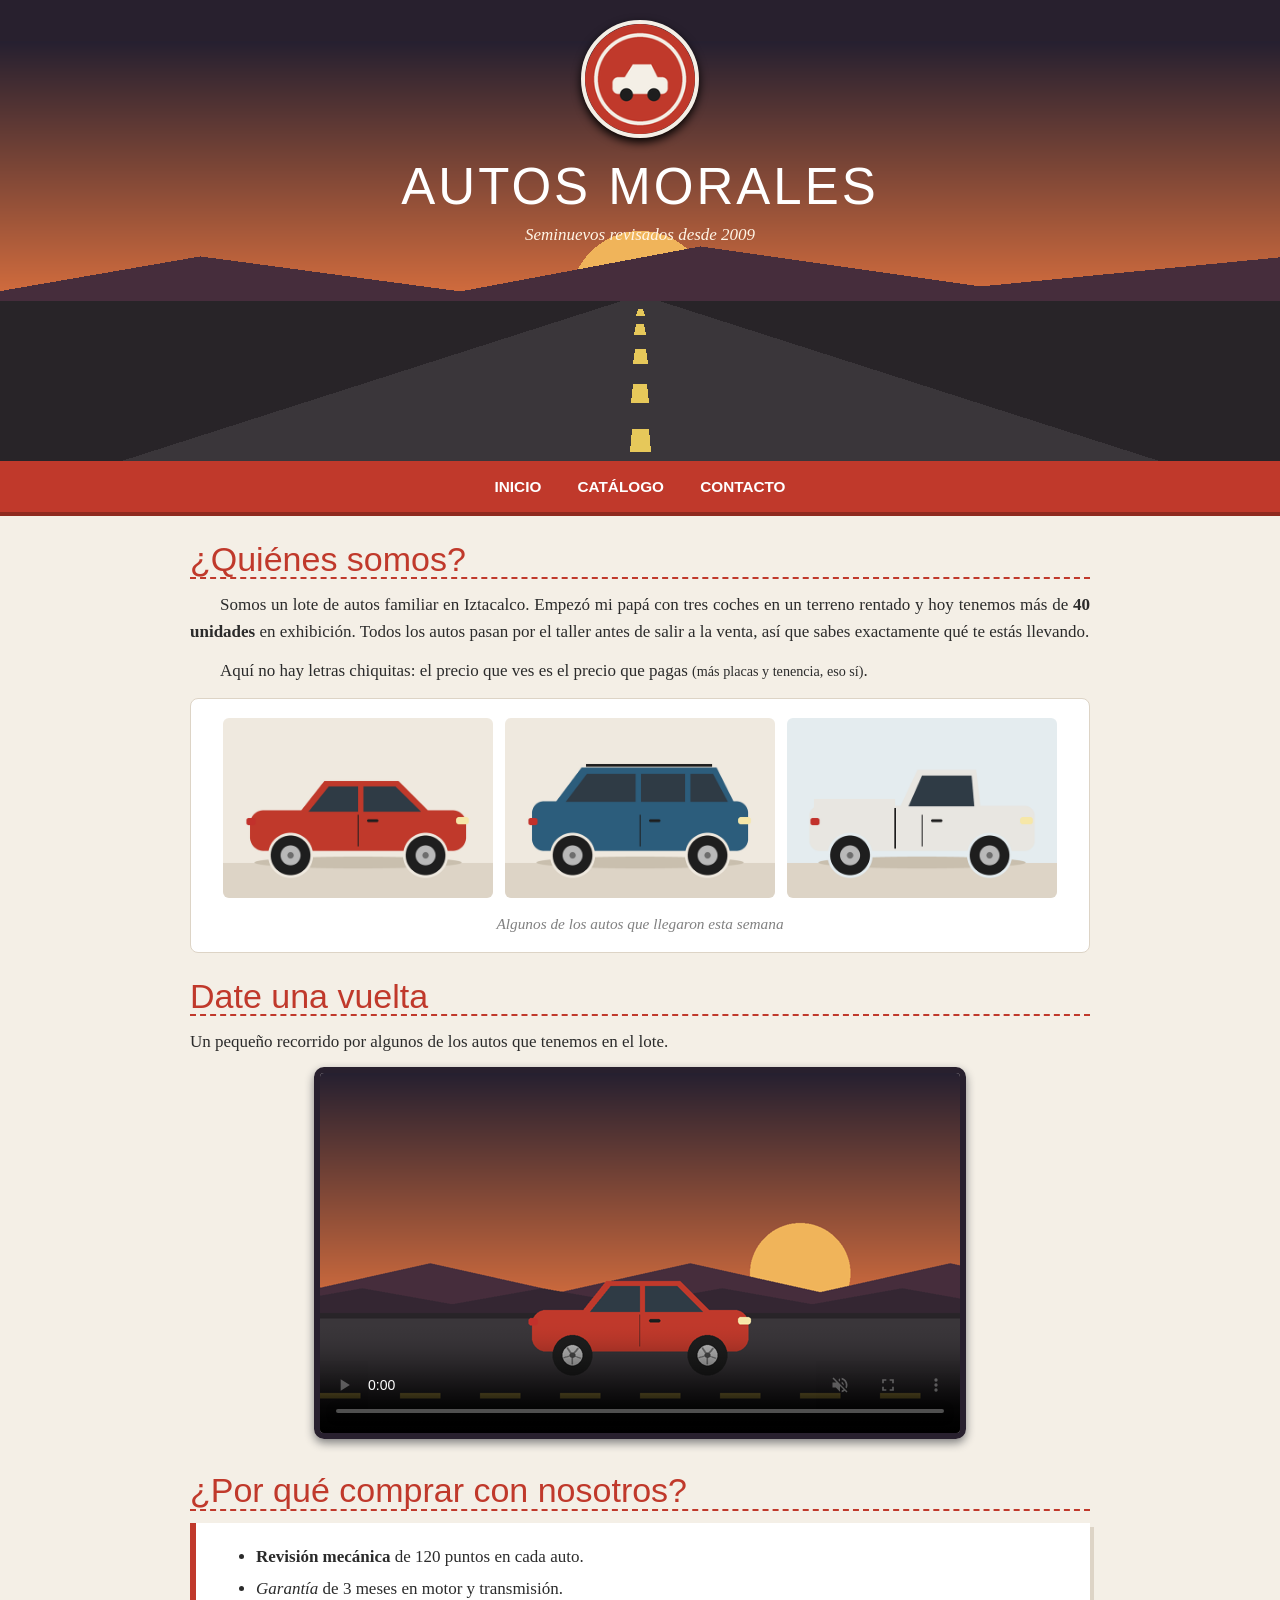
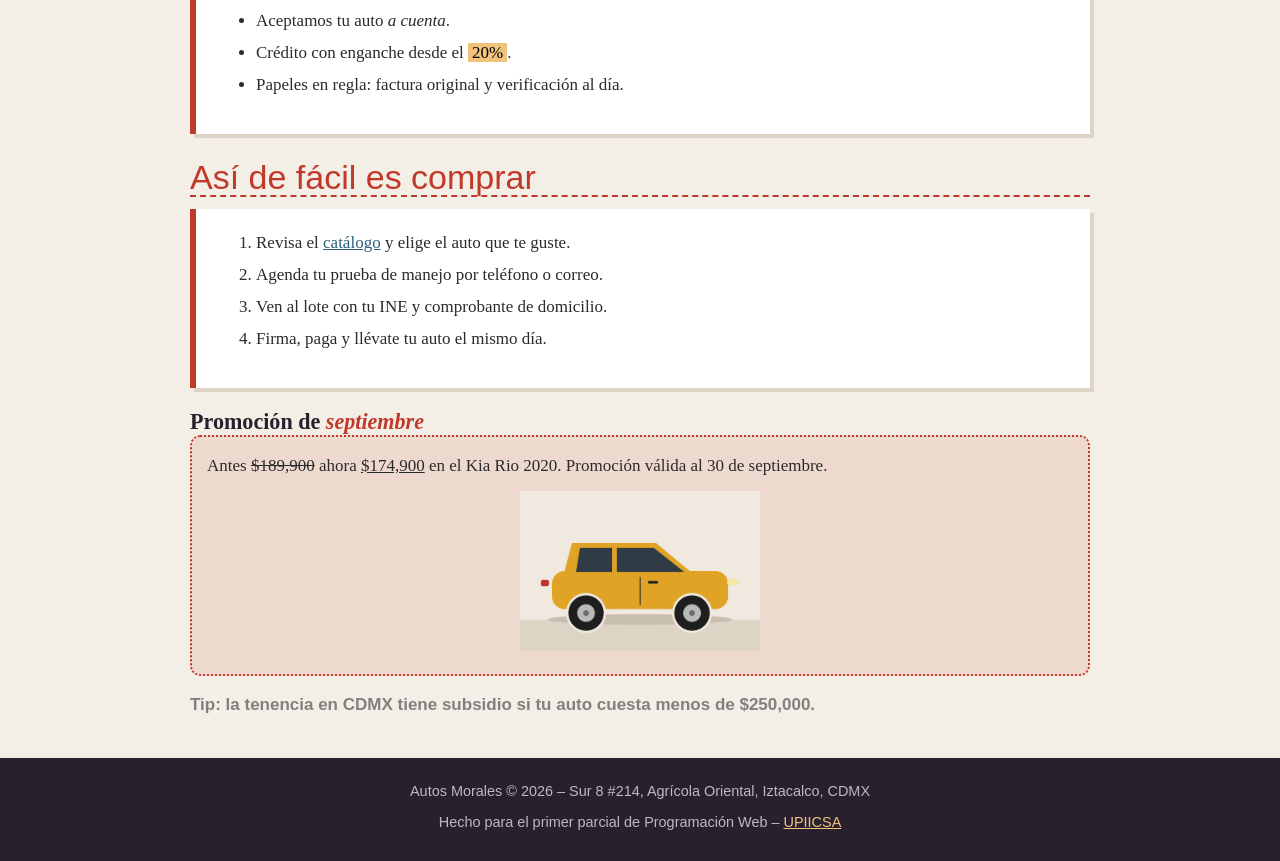
<file: index.html>
<!DOCTYPE html>
<!-- Autor: Joahan Morales -->
<!-- Primer parcial - Programacion Web -->
<html>
<head>
    <meta charset="utf-8" />
    <link rel="stylesheet" href="estilo.css" />
    <title>Autos Morales | Seminuevos en Iztacalco</title>
</head>
<body>

    <!-- Encabezado -->
    <div id="encabezado">
        <img src="img/logo.png" alt="Logo de Autos Morales" id="logo" width="110" height="110" />
        <h1>Autos Morales</h1>
        <p>Seminuevos revisados desde 2009</p>
    </div>

    <!-- Menu -->
    <div class="menu">
        <a href="index.html">Inicio</a>
        <a href="autos.html">Catálogo</a>
        <a href="contacto.html">Contacto</a>
    </div>
    <!-- Fin del menu -->

    <div class="contenido">

        <h2>¿Quiénes somos?</h2>
        <p class="intro">
            Somos un lote de autos familiar en Iztacalco. Empezó mi papá con tres coches en un
            terreno rentado y hoy tenemos más de <strong>40 unidades</strong> en exhibición.
            Todos los autos pasan por el taller antes de salir a la venta, así que sabes
            exactamente qué te estás llevando.
        </p>
        <p class="intro">
            Aquí no hay letras chiquitas: el precio que ves es el precio que pagas
            <small>(más placas y tenencia, eso sí)</small>.
        </p>

        <!-- Tabla de figuras -->
        <figure>
            <img src="img/versa.png" alt="Nissan Versa rojo" width="270" height="180" />
            <img src="img/crv.png" alt="Honda CR-V azul" width="270" height="180" />
            <img src="img/hilux.png" alt="Toyota Hilux blanca" width="270" height="180" />
            <figcaption>Algunos de los autos que llegaron esta semana</figcaption>
        </figure>

        <h2>Date una vuelta</h2>
        <p>Un pequeño recorrido por algunos de los autos que tenemos en el lote.</p>

        <!-- Video: controls muestra los botones de play, pausa y volumen -->
        <div class="video">
            <video src="video/autos.mp4" poster="video/portada.png" width="640" height="360" controls loop muted>
                Tu navegador no puede reproducir el video.
            </video>
        </div>

        <h2>¿Por qué comprar con nosotros?</h2>
        <div class="caja">
            <ul>
                <li><b>Revisión mecánica</b> de 120 puntos en cada auto.</li>
                <li><i>Garantía</i> de 3 meses en motor y transmisión.</li>
                <li>Aceptamos tu auto <em>a cuenta</em>.</li>
                <li>Crédito con enganche desde el <mark>20%</mark>.</li>
                <li>Papeles en regla: factura original y verificación al día.</li>
            </ul>
        </div>

        <h2>Así de fácil es comprar</h2>
        <div class="caja">
            <ol>
                <li>Revisa el <a href="autos.html">catálogo</a> y elige el auto que te guste.</li>
                <li>Agenda tu prueba de manejo por teléfono o correo.</li>
                <li>Ven al lote con tu INE y comprobante de domicilio.</li>
                <li>Firma, paga y llévate tu auto el mismo día.</li>
            </ol>
        </div>

        <h3>Promoción de <em>septiembre</em></h3>
        <div class="aviso">
            <p>
                Antes <del>$189,900</del> ahora <ins>$174,900</ins> en el Kia Rio 2020.
                Promoción válida al 30 de septiembre.
            </p>
            <!-- La imagen es un enlace: al darle clic se abre mas grande -->
            <a href="img/rio.png"><img src="img/rio.png" alt="Kia Rio amarillo" title="Pulsa para agrandar" width="240" height="160" /></a>
        </div>

        <h4>Tip: la tenencia en CDMX tiene subsidio si tu auto cuesta menos de $250,000.</h4>

    </div>

    <!-- Pie de pagina -->
    <div id="pie">
        <p>Autos Morales &copy; 2026 &ndash; Sur 8 #214, Agrícola Oriental, Iztacalco, CDMX</p>
        <p>
            Hecho para el primer parcial de Programación Web &ndash;
            <a href="https://www.upiicsa.ipn.mx" target="_blank">UPIICSA</a>
        </p>
    </div>

</body>
</html>
</file>
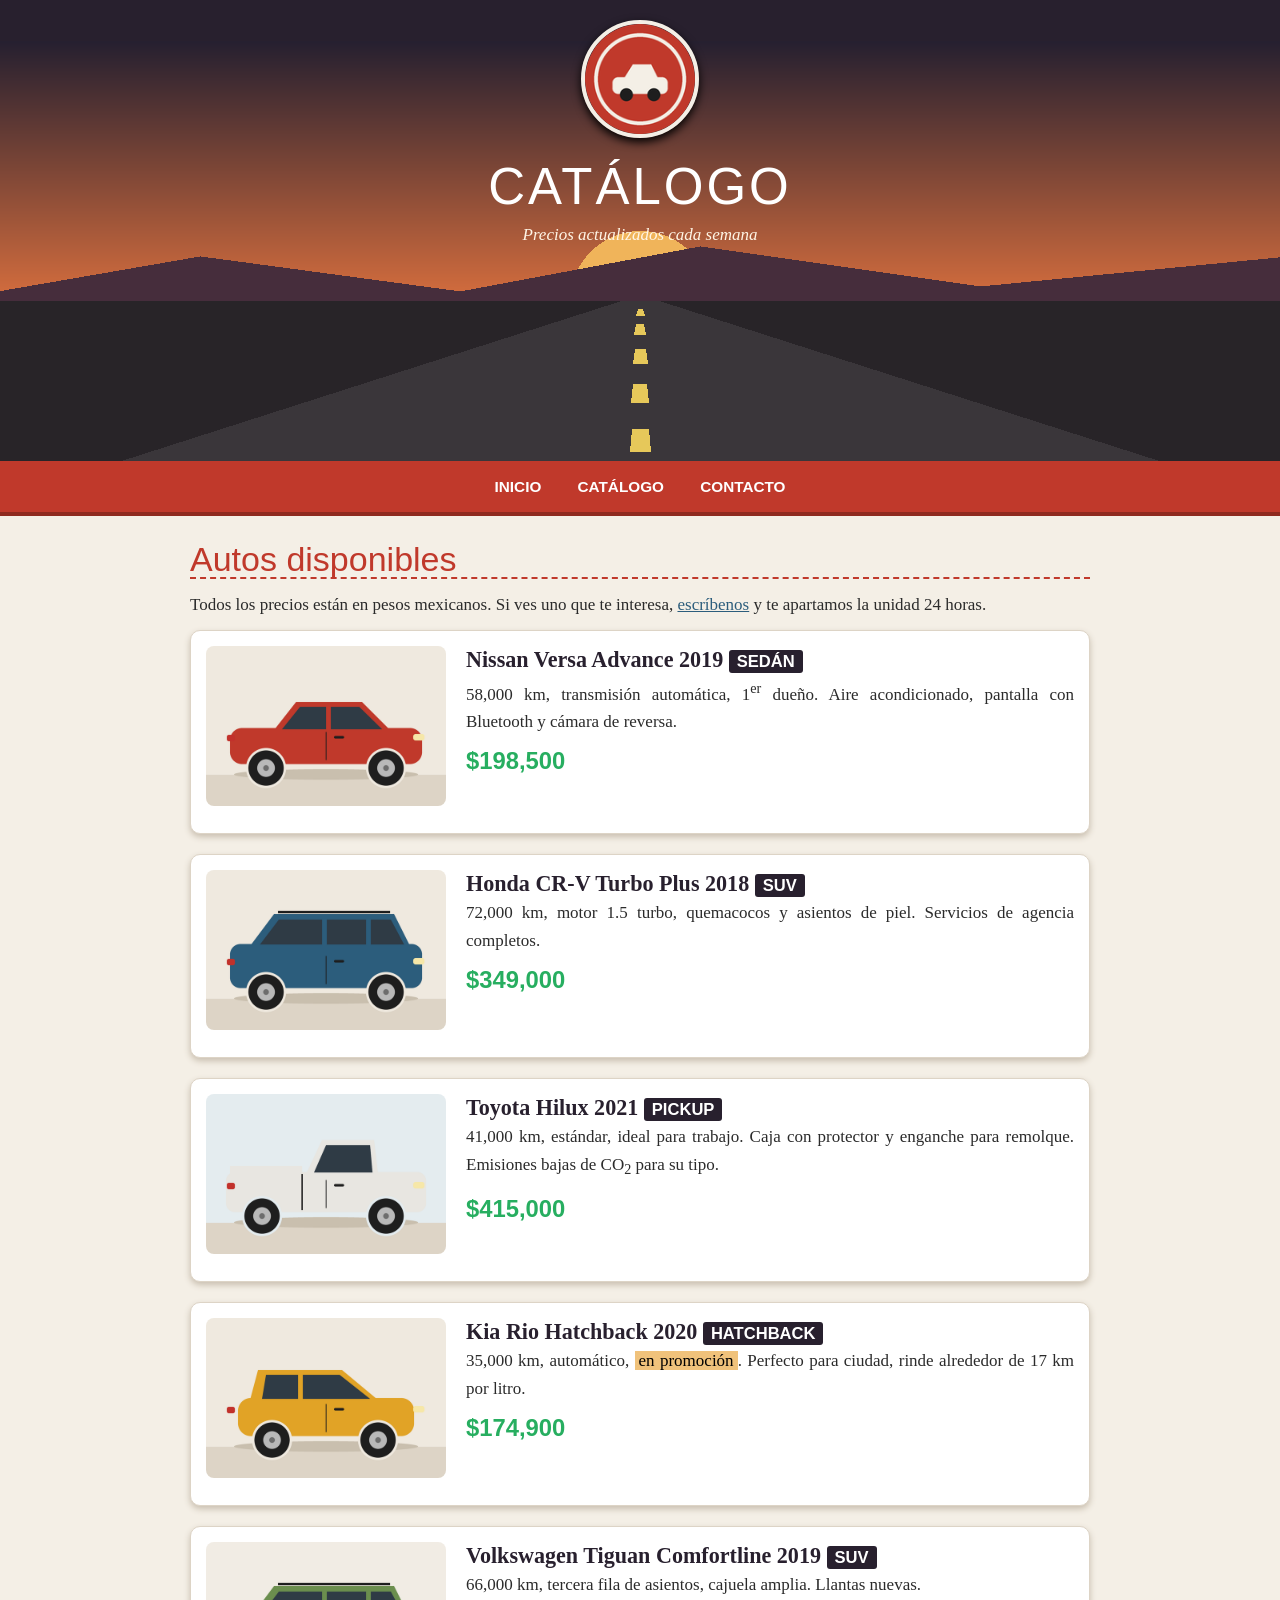
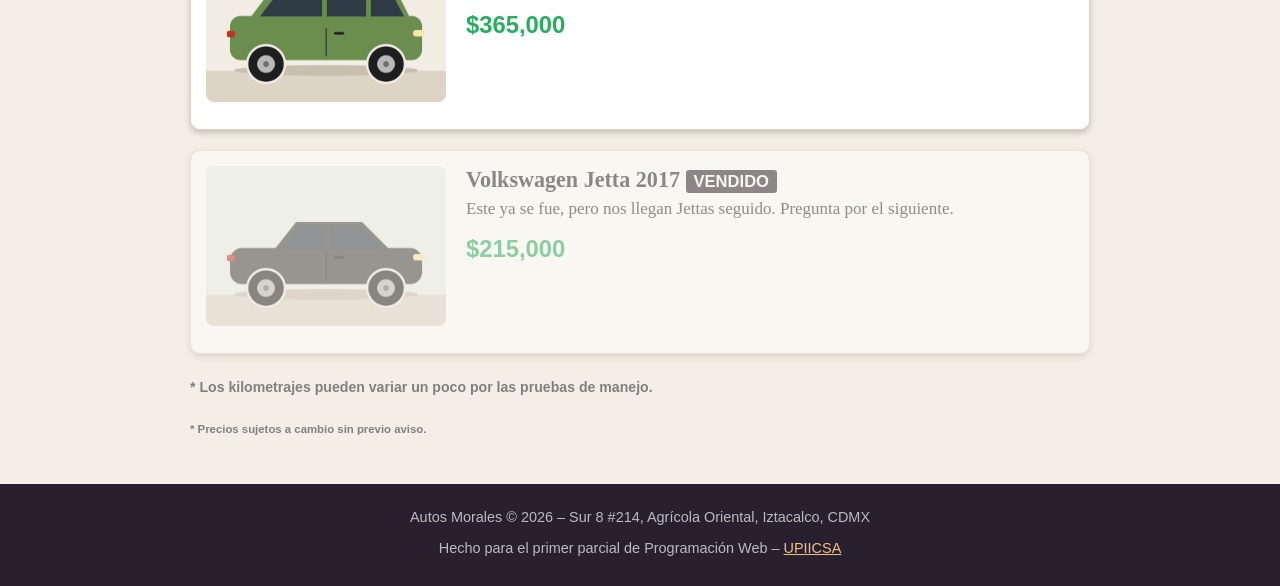
<file: autos.html>
<!DOCTYPE html>
<!-- Autor: Joahan Morales -->
<html>
<head>
    <meta charset="utf-8" />
    <link rel="stylesheet" href="estilo.css" />
    <title>Catálogo | Autos Morales</title>
</head>
<body>

    <div id="encabezado">
        <img src="img/logo.png" alt="Logo de Autos Morales" id="logo" width="110" height="110" />
        <h1>Cat&aacute;logo</h1>
        <p>Precios actualizados cada semana</p>
    </div>

    <div class="menu">
        <a href="index.html">Inicio</a>
        <a href="autos.html">Catálogo</a>
        <a href="contacto.html">Contacto</a>
    </div>

    <div class="contenido">

        <h2>Autos disponibles</h2>
        <p>
            Todos los precios están en pesos mexicanos. Si ves uno que te interesa,
            <a href="contacto.html">escríbenos</a> y te apartamos la unidad 24 horas.
        </p>

        <!-- Auto 1 -->
        <div class="auto">
            <img src="img/versa.png" alt="Nissan Versa 2019" class="imagenflotante" width="240" height="160" />
            <h3>Nissan Versa Advance 2019 <span class="etiqueta">Sedán</span></h3>
            <p>
                58,000 km, transmisión automática, 1<sup>er</sup> dueño.
                Aire acondicionado, pantalla con Bluetooth y cámara de reversa.
            </p>
            <p class="precio">$198,500</p>
            <p class="debajo"></p>
        </div>

        <!-- Auto 2 -->
        <div class="auto">
            <img src="img/crv.png" alt="Honda CR-V 2018" class="imagenflotante" width="240" height="160" />
            <h3>Honda CR-V Turbo Plus 2018 <span class="etiqueta">SUV</span></h3>
            <p>
                72,000 km, motor 1.5 turbo, quemacocos y asientos de piel.
                Servicios de agencia completos.
            </p>
            <p class="precio">$349,000</p>
            <p class="debajo"></p>
        </div>

        <!-- Auto 3 -->
        <div class="auto">
            <img src="img/hilux.png" alt="Toyota Hilux 2021" class="imagenflotante" width="240" height="160" />
            <h3>Toyota Hilux 2021 <span class="etiqueta">Pickup</span></h3>
            <p>
                41,000 km, estándar, ideal para trabajo. Caja con protector y
                enganche para remolque. Emisiones bajas de CO<sub>2</sub> para su tipo.
            </p>
            <p class="precio">$415,000</p>
            <p class="debajo"></p>
        </div>

        <!-- Auto 4 -->
        <div class="auto">
            <img src="img/rio.png" alt="Kia Rio 2020" class="imagenflotante" width="240" height="160" />
            <h3>Kia Rio Hatchback 2020 <span class="etiqueta">Hatchback</span></h3>
            <p>
                35,000 km, automático, <mark>en promoción</mark>. Perfecto para ciudad,
                rinde alrededor de 17 km por litro.
            </p>
            <p class="precio">$174,900</p>
            <p class="debajo"></p>
        </div>

        <!-- Auto 5 -->
        <div class="auto">
            <img src="img/tiguan.png" alt="Volkswagen Tiguan 2019" class="imagenflotante" width="240" height="160" />
            <h3>Volkswagen Tiguan Comfortline 2019 <span class="etiqueta">SUV</span></h3>
            <p>
                66,000 km, tercera fila de asientos, cajuela amplia.
                Llantas nuevas.
            </p>
            <p class="precio">$365,000</p>
            <p class="debajo"></p>
        </div>

        <!-- Auto 6: ya se vendio, se ve transparente con opacity -->
        <div class="auto vendido">
            <img src="img/jetta.png" alt="Volkswagen Jetta 2017" class="imagenflotante" width="240" height="160" />
            <h3>Volkswagen Jetta 2017 <span class="etiqueta">Vendido</span></h3>
            <p>
                Este ya se fue, pero nos llegan Jettas seguido.
                Pregunta por el siguiente.
            </p>
            <p class="precio">$215,000</p>
            <p class="debajo"></p>
        </div>

        <!-- Este auto todavia no se publica, por eso tiene la clase secreto -->
        <div class="auto secreto">
            <h3>Mazda 3 2022</h3>
            <p>Llega la próxima semana.</p>
        </div>

        <h5>* Los kilometrajes pueden variar un poco por las pruebas de manejo.</h5>
        <h6>* Precios sujetos a cambio sin previo aviso.</h6>

    </div>

    <div id="pie">
        <p>Autos Morales &copy; 2026 &ndash; Sur 8 #214, Agrícola Oriental, Iztacalco, CDMX</p>
        <p>
            Hecho para el primer parcial de Programación Web &ndash;
            <a href="https://www.upiicsa.ipn.mx" target="_blank">UPIICSA</a>
        </p>
    </div>

</body>
</html>
</file>
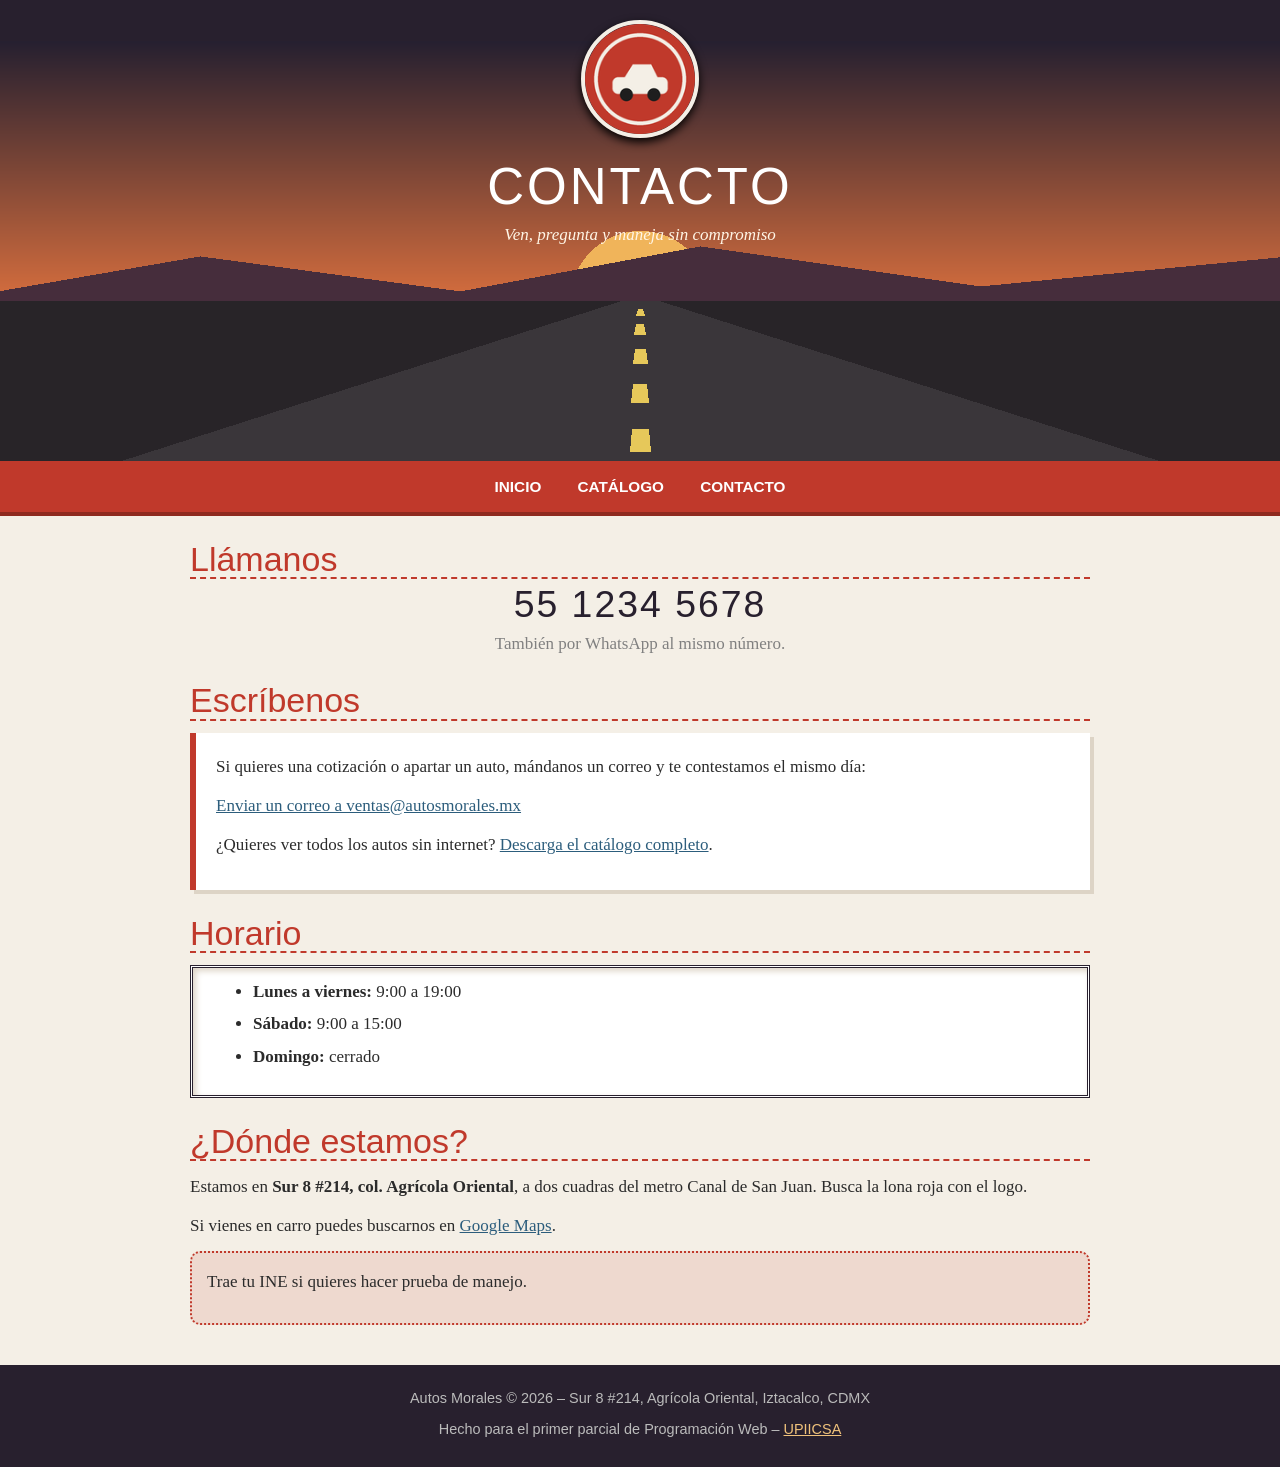
<file: contacto.html>
<!DOCTYPE html>
<!-- Autor: Joahan Morales -->
<html>
<head>
    <meta charset="utf-8" />
    <link rel="stylesheet" href="estilo.css" />

    <!-- CSS dentro de la cabecera, solo aplica en esta pagina -->
    <style>
        .telefono
        {
            font-family: Impact, "Arial Black", sans-serif;
            font-size: 2.2em;
            color: #28202e;
            text-align: center;
            letter-spacing: 2px;
        }
    </style>

    <title>Contacto | Autos Morales</title>
</head>
<body>

    <div id="encabezado">
        <img src="img/logo.png" alt="Logo de Autos Morales" id="logo" width="110" height="110" />
        <h1>Contacto</h1>
        <p>Ven, pregunta y maneja sin compromiso</p>
    </div>

    <div class="menu">
        <a href="index.html">Inicio</a>
        <a href="autos.html">Catálogo</a>
        <a href="contacto.html">Contacto</a>
    </div>

    <div class="contenido">

        <h2>Llámanos</h2>
        <p class="telefono">55 1234 5678</p>
        <p style="text-align: center; color: gray;">También por WhatsApp al mismo número.</p>

        <h2>Escríbenos</h2>
        <div class="caja">
            <p>
                Si quieres una cotización o apartar un auto, mándanos un correo y
                te contestamos el mismo día:
            </p>
            <p><a href="mailto:ventas@autosmorales.mx">Enviar un correo a ventas@autosmorales.mx</a></p>
            <p>
                ¿Quieres ver todos los autos sin internet?
                <a href="catalogo.zip">Descarga el catálogo completo</a>.
            </p>
        </div>

        <h2>Horario</h2>
        <div class="horario">
            <ul>
                <li><b>Lunes a viernes:</b> 9:00 a 19:00</li>
                <li><b>Sábado:</b> 9:00 a 15:00</li>
                <li><b>Domingo:</b> cerrado</li>
            </ul>
        </div>

        <h2>¿Dónde estamos?</h2>
        <p>
            Estamos en <strong>Sur 8 #214, col. Agrícola Oriental</strong>, a dos cuadras
            del metro Canal de San Juan. Busca la lona roja con el logo.
        </p>
        <p>
            Si vienes en carro puedes buscarnos en
            <a href="https://www.google.com/maps" target="_blank">Google Maps</a>.
        </p>

        <div class="aviso">
            <p>Trae tu INE si quieres hacer prueba de manejo.</p>
        </div>

    </div>

    <div id="pie">
        <p>Autos Morales &copy; 2026 &ndash; Sur 8 #214, Agrícola Oriental, Iztacalco, CDMX</p>
        <p>
            Hecho para el primer parcial de Programación Web &ndash;
            <a href="https://www.upiicsa.ipn.mx" target="_blank">UPIICSA</a>
        </p>
    </div>

</body>
</html>
</file>
<file: estilo.css>
/* Hoja de estilos de Autos Morales
   Primer parcial - Programacion Web */

/* selector universal: quita los margenes que pone el navegador */
*
{
    margin: 0;
    padding: 0;
}

body
{
    background-color: #f4efe6;
    color: #2b2b2b;
    font-family: Georgia, "Times New Roman", serif;
    font-size: 17px;
    line-height: 1.6em;
}

/* ---------- encabezado ---------- */

#encabezado
{
    background-color: #28202e;
    background-image: url("img/carretera.png");
    background-repeat: no-repeat;
    background-position: center bottom;
    color: white;
    text-align: center;
    padding: 20px 20px 200px 20px;
}

#logo
{
    border: 4px solid #f4efe6;
    border-radius: 60px;
    box-shadow: 0px 4px 10px black;
}

#encabezado h1
{
    font-family: Impact, "Arial Black", Arial, sans-serif;
    font-size: 3em;
    font-weight: normal;
    letter-spacing: 3px;
    text-transform: uppercase;
    line-height: 1.2em;
    margin-top: 10px;
    margin-bottom: 4px;
}

#encabezado p
{
    text-align: center;
    font-style: italic;
    color: #fff5e6;
}

/* ---------- menu ---------- */

.menu
{
    background-color: #c0392b;
    text-align: center;
    padding: 12px;
    border-bottom: 4px solid #8e2a1f;
}

.menu a
{
    color: white;
    text-decoration: none;
    font-family: Arial, Verdana, sans-serif;
    font-weight: bold;
    text-transform: uppercase;
    font-size: 0.9em;
    padding: 6px 16px;
    border-radius: 4px;
}

/* apariencia dinamica */
.menu a:hover
{
    background-color: #f4efe6;
    color: #c0392b;
}

.menu a:active
{
    background-color: #FFCC66;
}

/* ---------- contenido ---------- */

.contenido
{
    width: 900px;
    margin-left: auto;
    margin-right: auto;
    margin-top: 30px;
    margin-bottom: 40px;
}

h2
{
    font-family: Impact, "Arial Black", Arial, sans-serif;
    font-weight: normal;
    color: #c0392b;
    font-size: 2em;
    margin-top: 30px;
    margin-bottom: 12px;
    padding-bottom: 4px;
    border-bottom: 2px dashed #c0392b;
}

h3
{
    color: #28202e;
    font-size: 1.3em;
}

p
{
    margin-bottom: 12px;
    text-align: justify;
}

.intro
{
    text-indent: 30px;
}

/* h3 em = em que esta dentro de un h3 */
h3 em
{
    color: #c0392b;
}

/* h4, h5 y h6 con el mismo estilo (selectores separados por coma) */
h4, h5, h6
{
    margin-top: 15px;
    font-family: Arial, sans-serif;
    color: gray;
}

a
{
    color: #2c5d7c;
}

a:hover
{
    color: green;
    text-decoration: underline;
}

a:focus
{
    background-color: #FFCC66;
}

a:visited
{
    color: #7a5a8c;
}

mark
{
    background-color: #f0c27b;
    padding: 0px 4px;
}

/* ---------- figuras de la pagina de inicio ---------- */

figure
{
    text-align: center;
    background-color: white;
    padding: 15px;
    border: 1px solid #ddd4c6;
    border-radius: 8px;
}

figure img
{
    border-radius: 6px;
    margin: 4px;
}

figcaption
{
    font-style: italic;
    font-size: 0.9em;
    color: gray;
}

/* ---------- video ---------- */

.video
{
    text-align: center;
}

video
{
    border: 6px solid #28202e;
    border-radius: 10px;
    box-shadow: 0px 4px 10px gray;
}

/* ---------- listas ---------- */

ul, ol
{
    margin-left: 40px;
    margin-bottom: 15px;
}

li
{
    margin-bottom: 5px;
}

/* ---------- cajas ---------- */

.caja
{
    background-color: white;
    padding: 20px;
    margin-bottom: 20px;
    border-left: 6px solid #c0392b;
    box-shadow: 4px 4px 0px #ddd4c6;
}

.aviso
{
    background-color: rgba(192, 57, 43, 0.12);
    border: 2px dotted #c0392b;
    border-radius: 10px;
    padding: 15px;
    text-align: center;
}

/* ---------- catalogo (autos.html) ---------- */

.auto
{
    background-color: white;
    border: 1px solid #ddd4c6;
    border-radius: 10px;
    padding: 15px;
    margin-bottom: 20px;
    box-shadow: 0px 3px 6px rgb(200, 190, 175);
}

.auto:hover
{
    border-color: #c0392b;
}

.imagenflotante
{
    float: left;
    margin-right: 20px;
    border-radius: 8px;
}

.debajo
{
    clear: both;
}

.precio
{
    font-family: Arial, sans-serif;
    font-size: 1.4em;
    font-weight: bold;
    color: #27ae60;
}

.vendido
{
    opacity: 0.5;
}

.etiqueta
{
    background-color: #28202e;
    color: white;
    font-family: Arial, sans-serif;
    font-size: 0.75em;
    text-transform: uppercase;
    padding: 2px 8px;
    border-radius: 3px;
}

/* esta clase no se ve en la pagina */
.secreto
{
    display: none;
}

/* ---------- tabla de horarios (contacto.html) ---------- */

.horario
{
    border: 3px double #28202e;
    padding: 10px 20px;
    background-color: white;
    box-shadow: 3px 3px 6px #ddd4c6 inset;
}

/* ---------- pie de pagina ---------- */

#pie
{
    background-color: #28202e;
    color: #bbbbbb;
    text-align: center;
    font-family: Arial, sans-serif;
    font-size: 0.85em;
    padding: 20px;
}

#pie p
{
    text-align: center;
    margin-bottom: 4px;
}

#pie a
{
    color: #f0c27b;
}
</file>
